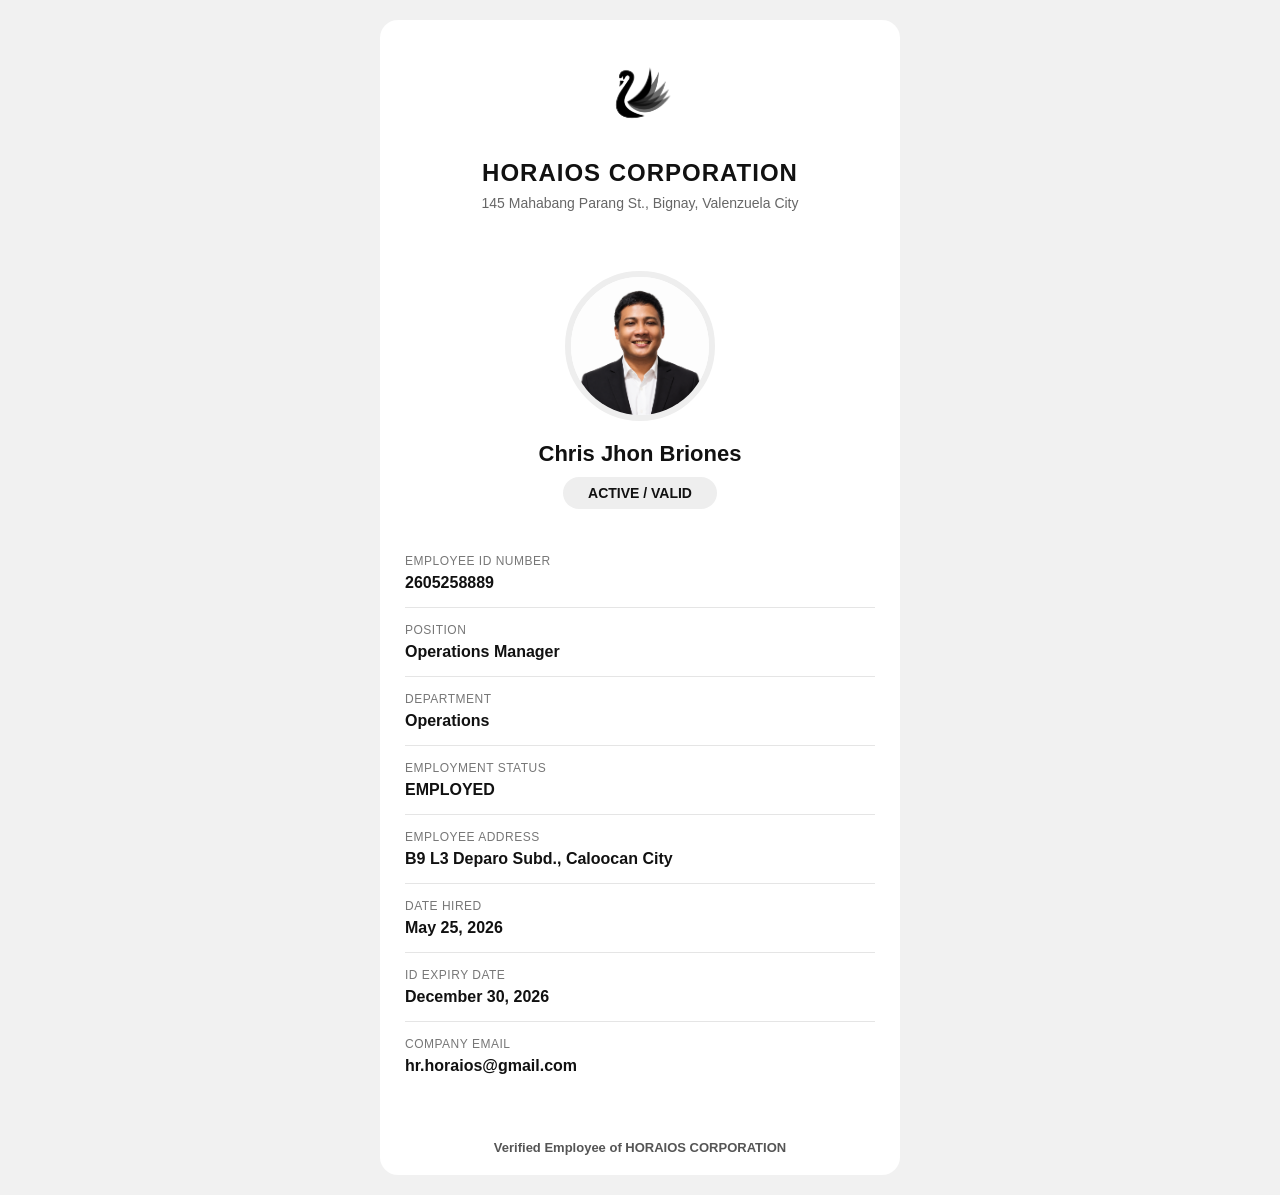
<file: index.html>
<!DOCTYPE html>
<html lang="en">
<head>
    <meta charset="UTF-8">
    <meta name="viewport" content="width=device-width, initial-scale=1.0">
    <title>Employee Profile | HORAIOS CORPORATION</title>
    <link rel="stylesheet" href="style.css">
</head>
<body>

<div class="profile-container">

    <div class="company-header">
        <img src="logo.png" alt="HORAIOS CORPORATION Logo" class="logo">

        <h1>HORAIOS CORPORATION</h1>

        <p>145 Mahabang Parang St., Bignay, Valenzuela City</p>
    </div>

    <div class="employee-card">

        <img src="chrisjhon-photo.png"
             alt="Chris Jhon Briones"
             class="employee-photo">

        <h2>Chris Jhon Briones</h2>

        <div id="status" class="status">
            Checking Status...
        </div>

        <div class="details">

            <div class="info-box">
                <label>Employee ID Number</label>
                <p>2605258889</p>
            </div>

            <div class="info-box">
                <label>Position</label>
                <p>Operations Manager</p>
            </div>

            <div class="info-box">
                <label>Department</label>
                <p>Operations</p>
            </div>

            <div class="info-box">
                <label>Employment Status</label>
                <p>EMPLOYED</p>
            </div>

            <div class="info-box">
                <label>Employee Address</label>
                <p>B9 L3 Deparo Subd., Caloocan City</p>
            </div>

            <div class="info-box">
                <label>Date Hired</label>
                <p>May 25, 2026</p>
            </div>

            <div class="info-box">
                <label>ID Expiry Date</label>
                <p>December 30, 2026</p>
            </div>

            <div class="info-box">
                <label>Company Email</label>
                <p>hr.horaios@gmail.com</p>
            </div>

        </div>

    </div>

    <footer>
        <strong>Verified Employee of HORAIOS CORPORATION</strong>
    </footer>

</div>

<script src="script.js"></script>

</body>
</html>
</file>
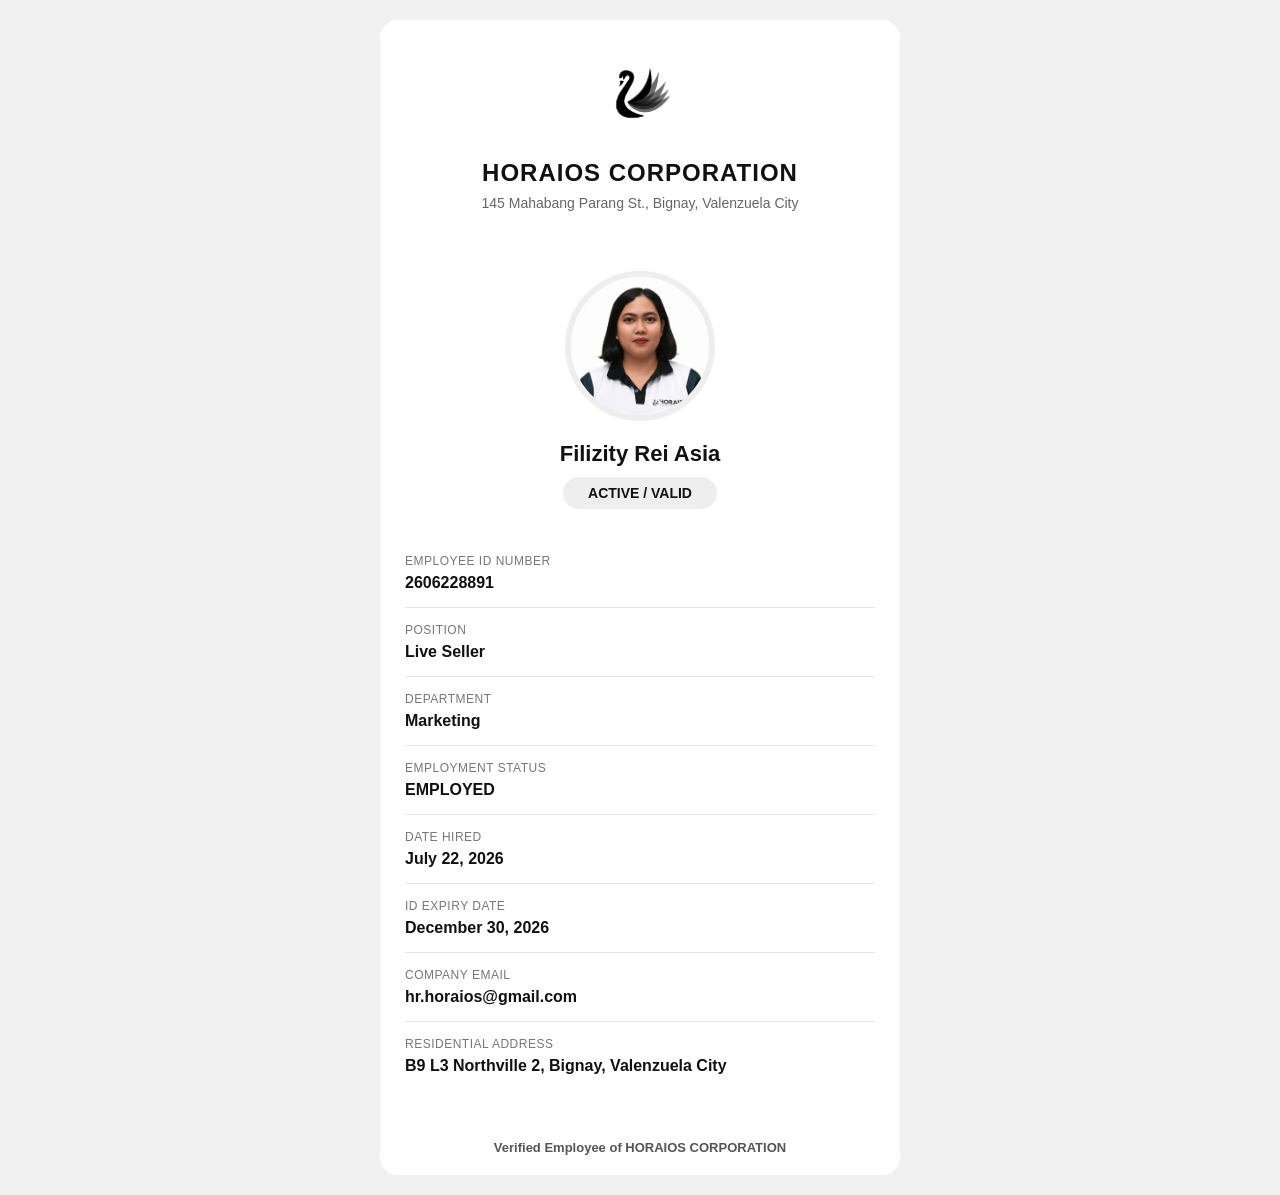
<file: felizity.html>
<!DOCTYPE html>
<html lang="en">
<head>
    <meta charset="UTF-8">
    <meta name="viewport" content="width=device-width, initial-scale=1.0">
    <title>Employee Profile | HORAIOS CORPORATION</title>
    <link rel="stylesheet" href="style.css">
</head>
<body>

<div class="profile-container">

    <div class="company-header">
        <img src="logo.png"
             alt="HORAIOS CORPORATION Logo"
             class="logo">

        <h1>HORAIOS CORPORATION</h1>

        <p>145 Mahabang Parang St., Bignay, Valenzuela City</p>
    </div>

    <div class="employee-card">

        <img src="filizity.jpg"
             alt="Filizity Rei Asia"
             class="employee-photo">

        <h2>Filizity Rei Asia</h2>

        <div id="status" class="status">
            Checking Status...
        </div>

        <div class="details">

            <div class="info-box">
                <label>Employee ID Number</label>
                <p>2606228891</p>
            </div>

            <div class="info-box">
                <label>Position</label>
                <p>Live Seller</p>
            </div>

            <div class="info-box">
                <label>Department</label>
                <p>Marketing</p>
            </div>

            <div class="info-box">
                <label>Employment Status</label>
                <p>EMPLOYED</p>
            </div>

            <div class="info-box">
                <label>Date Hired</label>
                <p>July 22, 2026</p>
            </div>

            <div class="info-box">
                <label>ID Expiry Date</label>
                <p>December 30, 2026</p>
            </div>

            <div class="info-box">
                <label>Company Email</label>
                <p>hr.horaios@gmail.com</p>
            </div>

            <div class="info-box">
                <label>Residential Address</label>
                <p>B9 L3 Northville 2, Bignay, Valenzuela City</p>
            </div>

        </div>

    </div>

    <footer>
        <strong>Verified Employee of HORAIOS CORPORATION</strong>
    </footer>

</div>

<script src="script.js"></script>

</body>
</html>
</file>
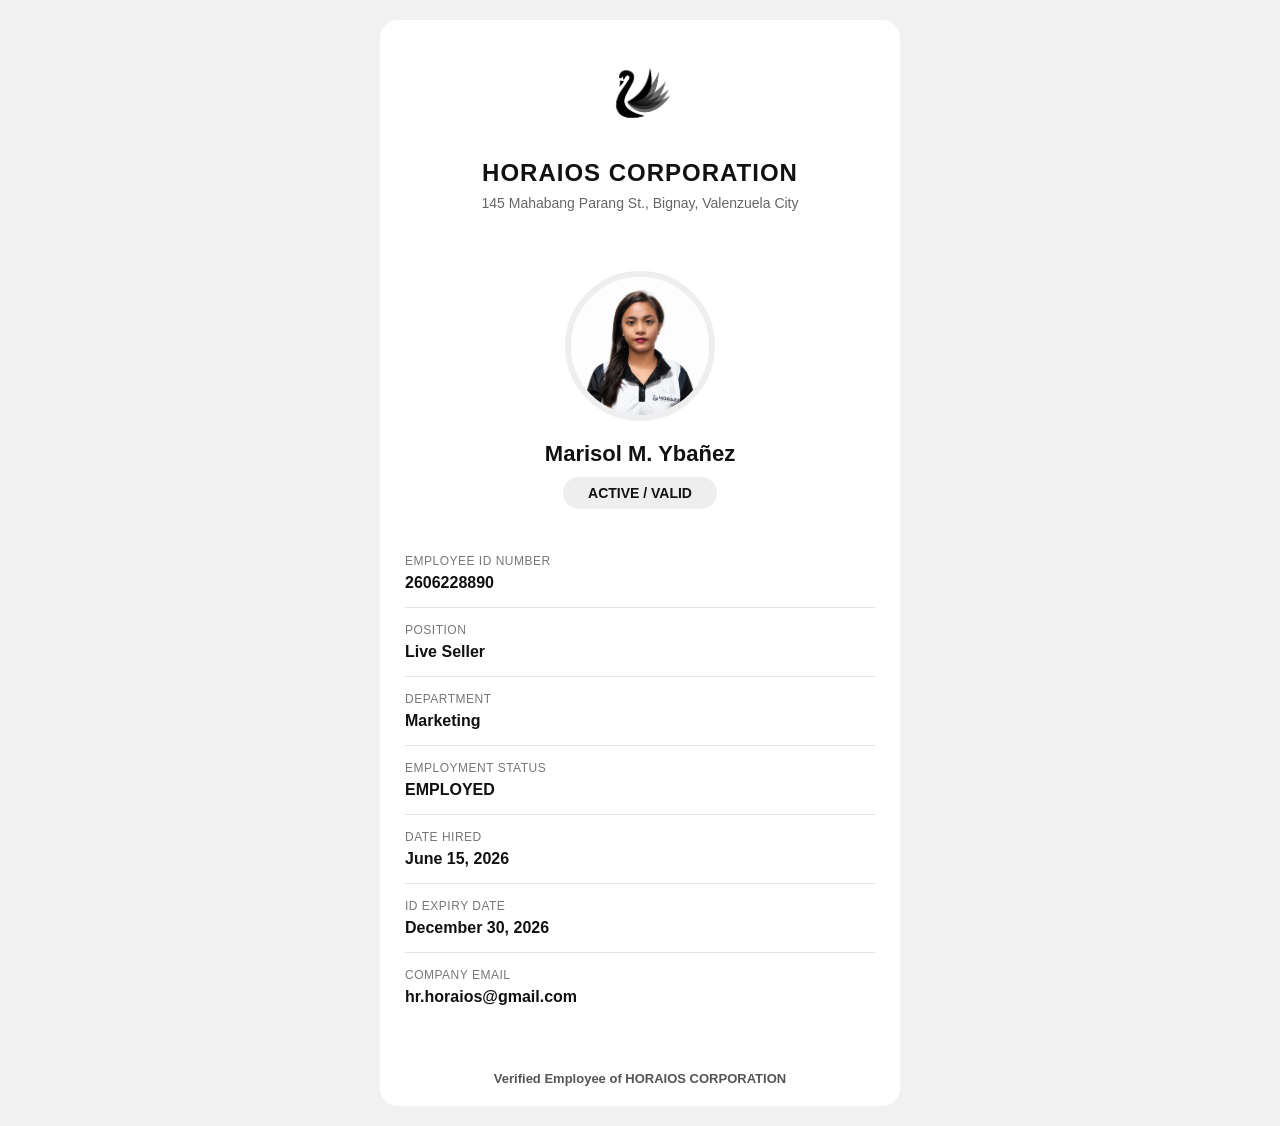
<file: marisol-ybanez.html>
<!DOCTYPE html>
<html lang="en">
<head>
    <meta charset="UTF-8">
    <meta name="viewport" content="width=device-width, initial-scale=1.0">
    <title>Employee Profile | HORAIOS CORPORATION</title>
    <link rel="stylesheet" href="style.css">
</head>
<body>

<div class="profile-container">

    <div class="company-header">
        <img src="logo.png" alt="HORAIOS CORPORATION Logo" class="logo">

        <h1>HORAIOS CORPORATION</h1>

        <p>145 Mahabang Parang St., Bignay, Valenzuela City</p>
    </div>

    <div class="employee-card">

        <img src="marisol-ybanez.png"
             alt="Marisol M. Ybañez"
             class="employee-photo">

        <h2>Marisol M. Ybañez</h2>

        <div id="status" class="status">
            Checking Status...
        </div>

        <div class="details">

            <div class="info-box">
                <label>Employee ID Number</label>
                <p>2606228890</p>
            </div>

            <div class="info-box">
                <label>Position</label>
                <p>Live Seller</p>
            </div>

            <div class="info-box">
                <label>Department</label>
                <p>Marketing</p>
            </div>

            <div class="info-box">
                <label>Employment Status</label>
                <p>EMPLOYED</p>
            </div>

            <div class="info-box">
                <label>Date Hired</label>
                <p>June 15, 2026</p>
            </div>

            <div class="info-box">
                <label>ID Expiry Date</label>
                <p>December 30, 2026</p>
            </div>

            <div class="info-box">
                <label>Company Email</label>
                <p>hr.horaios@gmail.com</p>
            </div>

        </div>

    </div>

    <footer>
        <strong>Verified Employee of HORAIOS CORPORATION</strong>
    </footer>

</div>

<script src="script.js"></script>

</body>
</html>
</file>
<file: style.css>
* {
    box-sizing: border-box;
}


body {

    margin: 0;

    padding: 20px;

    background: #f1f1f1;

    font-family: Arial, Helvetica, sans-serif;

    color: #111;

}


.profile-container {

    width: 100%;

    max-width: 520px;

    margin: auto;

}


/* COMPANY HEADER */

.company-header {

    background: #ffffff;

    text-align: center;

    padding: 30px 20px;

    border-radius: 18px 18px 0 0;

}


.logo {

    width: 90px;

    height: 90px;

    object-fit: contain;

}


.company-header h1 {

    margin: 15px 0 8px;

    font-size: 24px;

    letter-spacing: 1px;

}


.company-header p {

    margin: 0;

    color: #666;

    font-size: 14px;

}



/* EMPLOYEE CARD */

.employee-card {

    background: #ffffff;

    padding: 30px 25px;

}



.employee-photo {

    width: 150px;

    height: 150px;

    object-fit: cover;

    border-radius: 50%;

    display: block;

    margin: auto;

    border: 6px solid #eeeeee;

}


.employee-card h2 {

    text-align: center;

    margin: 20px 0 10px;

    font-size: 22px;

}



/* STATUS */

.status {

    width: fit-content;

    margin: auto;

    padding: 8px 25px;

    border-radius: 30px;

    font-size: 14px;

    font-weight: bold;

}



/* DETAILS */

.details {

    margin-top: 30px;

}


.info-box {

    padding: 15px 0;

    border-bottom: 1px solid #e5e5e5;

}


.info-box:last-child {

    border-bottom: none;

}



.info-box label {

    display: block;

    color: #777;

    font-size: 12px;

    text-transform: uppercase;

    letter-spacing: .5px;

}


.info-box p {

    margin: 6px 0 0;

    font-size: 16px;

    font-weight: 600;

}



/* FOOTER */

footer {

    background: #ffffff;

    text-align: center;

    padding: 20px;

    font-size: 13px;

    color: #555;

    border-radius: 0 0 18px 18px;

}



/* MOBILE OPTIMIZATION */

@media(max-width:480px){

    body {

        padding: 10px;

    }


    .company-header h1 {

        font-size: 20px;

    }


    .employee-card {

        padding: 25px 20px;

    }

}
</file>
